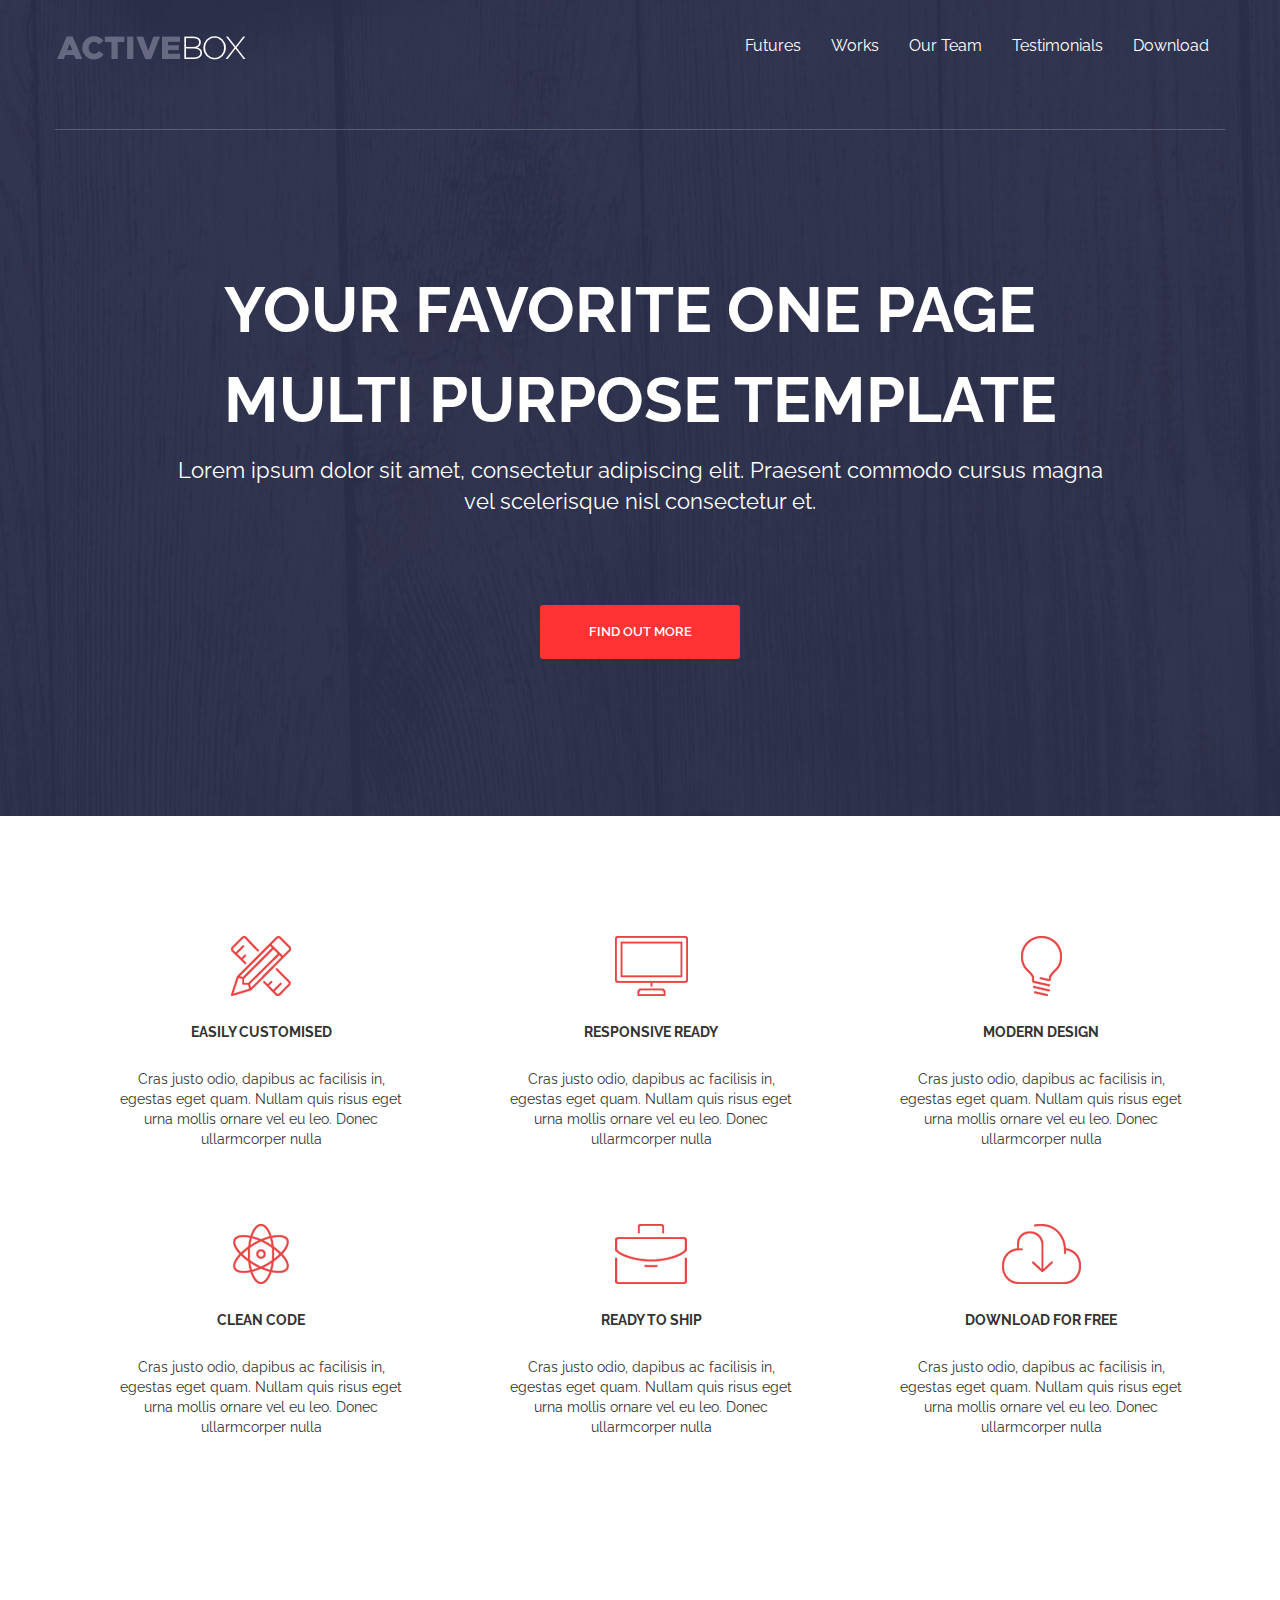
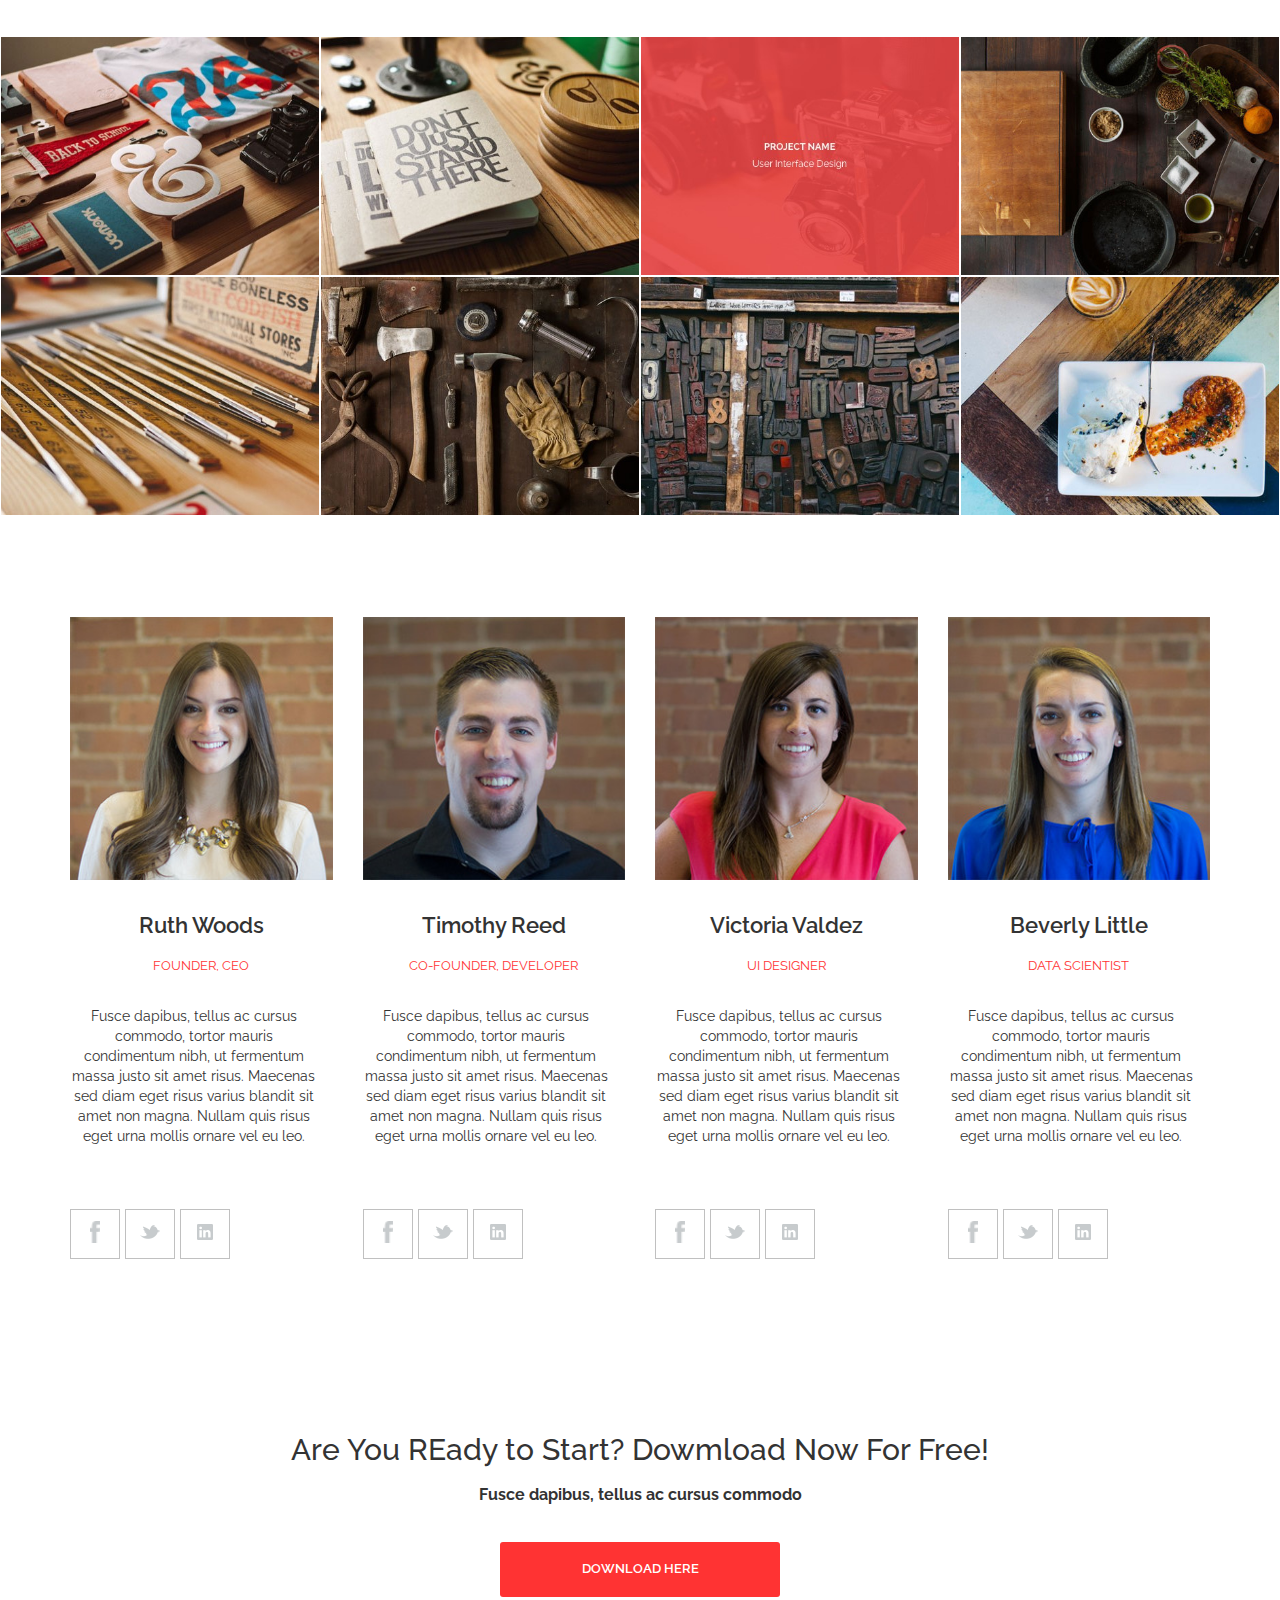
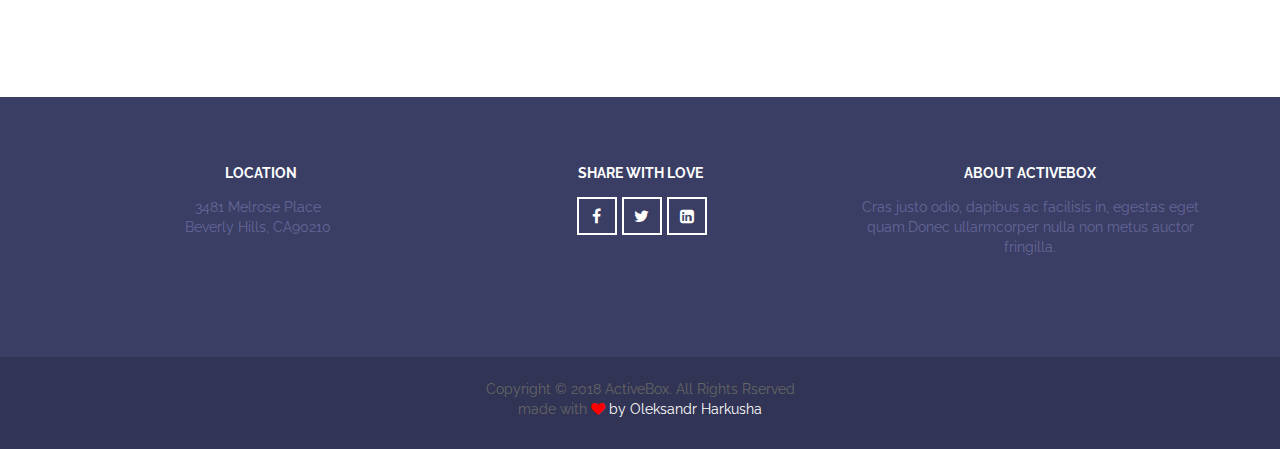
<file: site_portfolio/ActiveBox/index.html>
<!DOCTYPE html>
<html lang="en">
<head>
	<meta charset="UTF-8">
	<meta http-equiv="X-UA-Compatible" content="IE=edge" />
	<meta name="viewport" content="width=device-width, initial-scale=1.0" />

	<!-- Titles -->
	<title>Active Box</title>
	<meta name="keywords" content="#">
    <meta name="description" content="#">

	<!-- Syles -->
	<link rel="stylesheet" href="libs/bootstrap/css/bootstrap.min.css">
	<link rel="stylesheet" href="css/main.css">
	<link rel="stylesheet" href="https://fonts.googleapis.com/css?family=Raleway:400,600,700">
	<link rel="stylesheet" href="libs/font-awesome/css/font-awesome.min.css">
</head>
<body>
	<!-- header -->
	<header>

		<!-- header__top-wrapper -->
		<div class="header__top-wrapper">
			<nav class="navbar" role="navigation">
				<div class="container-fluid">
					<div class="navbar-header">			
						<button type="button" class="navbar-toggle" data-toggle="collapse" data-target=".navbar-collapse">
							<span class="icon-bar"></span>
							<span class="icon-bar"></span>
							<span class="icon-bar"></span>
						</button>
						<a class="navbar-brand" href="#"><img src="img/icons/ActiveBox.png"></a>
					</div>
				
					<div class="navbar-collapse collapse">
						<ul class="nav navbar-nav navbar-right">
							<li class="active"><a href="#">Futures</a></li>
							<li><a href="#">Works</a></li>
							<li><a href="#">Our Team</a></li>
							<li><a href="#">Testimonials</a></li>
							<li><a href="#">Download</a></li>
						</ul>
					</div>
				</div>
			</nav>
		</div>
		<div class="hr"></div>
		<!-- // header__top-wrapper -->
	
		<p class="header__title">Your Favorite One Page<br> Multi Purpose Template</p>
		<p class="header__text">Lorem ipsum dolor sit amet, consectetur adipiscing elit. Praesent commodo cursus magna<br> vel scelerisque nisl consectetur et.</p>
		<button class="btn btn-primary">Find Out More</button>
	</header>
	<!-- // header -->
	
	<!-- section -->
	<section class="section">
		<div class="container">

			<div class="row">
				<div class="col-md-4">
					<!-- benefit -->
					<div class="benefit">
						<div class="benefit__img">
							<img src="img/icons/pen.png">
						</div>
						<div class="benefit__title">Easily Customised</div>
						<div class="benefit__text">
							<p>Cras justo odio, dapibus ac facilisis in, egestas eget quam. Nullam quis risus eget urna mollis ornare vel eu leo. Donec ullarmcorper nulla</p>
						</div>
					</div>
					<!-- // benefit -->
				</div>

				<div class="col-md-4">
					<!-- benefit -->
					<div class="benefit">
						<div class="benefit__img">
							<img src="img/icons/monitor.png">
						</div>
						<div class="benefit__title">Responsive REady</div>
						<div class="benefit__text">
							<p>Cras justo odio, dapibus ac facilisis in, egestas eget quam. Nullam quis risus eget urna mollis ornare vel eu leo. Donec ullarmcorper nulla</p>
						</div>
					</div>
					<!-- // benefit -->
				</div>

				<div class="col-md-4">
					<!-- benefit -->
					<div class="benefit">
						<div class="benefit__img">
							<img src="img/icons/pear.png">
						</div>
						<div class="benefit__title">Modern Design</div>
						<div class="benefit__text">
							<p>Cras justo odio, dapibus ac facilisis in, egestas eget quam. Nullam quis risus eget urna mollis ornare vel eu leo. Donec ullarmcorper nulla</p>
						</div>
					</div>
					<!-- // benefit -->
				</div>

				<div class="col-md-4">
					<!-- benefit -->
					<div class="benefit">
						<div class="benefit__img">
							<img src="img/icons/physic.png">
						</div>
						<div class="benefit__title">Clean Code</div>
						<div class="benefit__text">
							<p>Cras justo odio, dapibus ac facilisis in, egestas eget quam. Nullam quis risus eget urna mollis ornare vel eu leo. Donec ullarmcorper nulla</p>
						</div>
					</div>
					<!-- // benefit -->
				</div>

				<div class="col-md-4">
					<!-- benefit -->
					<div class="benefit">
						<div class="benefit__img">
							<img src="img/icons/bag.png">
						</div>
						<div class="benefit__title">Ready to Ship</div>
						<div class="benefit__text">
							<p>Cras justo odio, dapibus ac facilisis in, egestas eget quam. Nullam quis risus eget urna mollis ornare vel eu leo. Donec ullarmcorper nulla</p>
						</div>
					</div>
					<!-- // benefit -->
				</div>

				<div class="col-md-4">
					<!-- benefit -->
					<div class="benefit">
						<div class="benefit__img">
							<img src="img/icons/cloud.png">
						</div>
						<div class="benefit__title">Download for Free</div>
						<div class="benefit__text">
							<p>Cras justo odio, dapibus ac facilisis in, egestas eget quam. Nullam quis risus eget urna mollis ornare vel eu leo. Donec ullarmcorper nulla</p>
						</div>
					</div>
					<!-- // benefit -->
				</div>
			</div>

		</div>
	</section>
	<!-- // section -->
	
	<!-- section #2 -->
	<section class="section__two">
		<div class="container-fluid">
			<div class="row">

				<div class="col-lg-3 col-md-3 col-sm-6 col-xs-12">
					<div class="benefit-image">
						<img src="img/image/image.jpg">
					</div>
				</div>
				<div class="col-lg-3 col-md-3 col-sm-6 col-xs-12">
					<div class="benefit-image">
						<img src="img/image/image2.jpg">
					</div>
				</div>
				<div class="col-lg-3 col-md-3 col-sm-6 col-xs-12">
					<div class="benefit-image">
						<img src="img/image/image3.jpg">
					</div>
				</div>
				<div class="col-lg-3 col-md-3 col-sm-6 col-xs-12">
					<div class="benefit-image">
						<img src="img/image/image4.jpg">
					</div>
				</div>
				<div class="col-lg-3 col-md-3 col-sm-6 col-xs-12">
					<div class="benefit-image">
						<img src="img/image/image5.jpg">
					</div>
				</div>
				<div class="col-lg-3 col-md-3 col-sm-6 col-xs-12">
					<div class="benefit-image">
						<img src="img/image/image6.jpg">
					</div>
				</div>
				<div class="col-lg-3 col-md-3 col-sm-6 col-xs-12">
					<div class="benefit-image">
						<img src="img/image/image7.jpg">
					</div>
				</div>
				<div class="col-lg-3 col-md-3 col-sm-6 col-xs-12">
					<div class="benefit-image">
						<img src="img/image/image8.jpg">
					</div>
				</div>
			</div>
		</div>
	</section>
	<!-- section #2 -->

	<!-- section #3-->
	<section class="section__three">
		<div class="container">
			<div class="row">

				<div class="col-lg-3 col-md-6 col-xs-12">
					<div class="benefit__social-img">
						<img src="img/avatar/avatar1.jpg">
					</div>
					<div class="benefit__social--name">Ruth Woods</div>
					<div class="benefit__social--position">Founder, CEO</div>
					<div class="benefit__social--text">
						<p>Fusce dapibus, tellus ac cursus commodo, tortor mauris condimentum nibh, ut fermentum massa justo sit amet risus. Maecenas sed diam eget risus varius blandit sit amet non magna. Nullam quis risus eget urna mollis ornare vel eu leo.</p>
					</div>
					<div class="benefit__social--social-icon">
						<div class="benefit__social--social-icon-border">
							<a href="#"><img src="img/icons/facebook.png"></a>
						</div>
						<div class="benefit__social--social-icon-border">
							<a href="#"><img src="img/icons/twitter.png"></a>
						</div>
						<div class="benefit__social--social-icon-border">
							<a href="#"><img src="img/icons/in.png"></a>
						</div>
					</div>
				</div>

				<div class="col-lg-3 col-md-6 col-xs-12">
					<div class="benefit__social-img">
						<img src="img/avatar/avatar2.jpg">
					</div>
					<div class="benefit__social--name">Timothy Reed</div>
					<div class="benefit__social--position">Co-Founder, Developer</div>
					<div class="benefit__social--text">
						<p>Fusce dapibus, tellus ac cursus commodo, tortor mauris condimentum nibh, ut fermentum massa justo sit amet risus. Maecenas sed diam eget risus varius blandit sit amet non magna. Nullam quis risus eget urna mollis ornare vel eu leo.</p>
					</div>
					<div class="benefit__social--social-icon">
						<div class="benefit__social--social-icon-border">
							<a href="#"><img src="img/icons/facebook.png"></a>
						</div>
						<div class="benefit__social--social-icon-border">
							<a href="#"><img src="img/icons/twitter.png"></a>
						</div>
						<div class="benefit__social--social-icon-border">
							<a href="#"><img src="img/icons/in.png"></a>
						</div>
					</div>
				</div>
				<div class="col-lg-3 col-md-6 col-xs-12">
					<div class="benefit__social-img">
						<img src="img/avatar/avatar3.jpg">
					</div>
					<div class="benefit__social--name">Victoria Valdez</div>
					<div class="benefit__social--position">UI Designer</div>
					<div class="benefit__social--text">
						<p>Fusce dapibus, tellus ac cursus commodo, tortor mauris condimentum nibh, ut fermentum massa justo sit amet risus. Maecenas sed diam eget risus varius blandit sit amet non magna. Nullam quis risus eget urna mollis ornare vel eu leo.</p>
					</div>
					<div class="benefit__social--social-icon">
						<div class="benefit__social--social-icon-border">
							<a href="#"><img src="img/icons/facebook.png"></a>
						</div>
						<div class="benefit__social--social-icon-border">
							<a href="#"><img src="img/icons/twitter.png"></a>
						</div>
						<div class="benefit__social--social-icon-border">
							<a href="#"><img src="img/icons/in.png"></a>
						</div>
					</div>
				</div>
				<div class="col-lg-3 col-md-6 col-xs-12">
					<div class="benefit__social-img">
						<img src="img/avatar/avatar4.jpg">
					</div>
					<div class="benefit__social--name">Beverly Little</div>
					<div class="benefit__social--position">Data Scientist</div>
					<div class="benefit__social--text">
						<p>Fusce dapibus, tellus ac cursus commodo, tortor mauris condimentum nibh, ut fermentum massa justo sit amet risus. Maecenas sed diam eget risus varius blandit sit amet non magna. Nullam quis risus eget urna mollis ornare vel eu leo.</p>
					</div>
					<div class="benefit__social--social-icon">
						<div class="benefit__social--social-icon-border">
							<a href="#"><img src="img/icons/facebook.png"></a>
						</div>
						<div class="benefit__social--social-icon-border">
							<a href="#"><img src="img/icons/twitter.png"></a>
						</div>
						<div class="benefit__social--social-icon-border">
							<a href="#"><img src="img/icons/in.png"></a>
						</div>
					</div>
				</div>

			</div>
			<div class="intro__text">
				<h2 class="intro__text-title">Are You REady to Start? Dowmload Now For Free!</h2>
				<p class="intro__text__full">Fusce dapibus, tellus ac cursus commodo</p>
				<div>
					<button class="btn btn-primary into__text-button">Download here</button>
				</div>
			</div>

		</div>
	</section>
	<!-- // section #3-->
	<section class="benefit__footer">
		<div class="container">
			<div class="row">

				<div class="col-md-offset-1 col-md-2">
					<div class="benefit__footer-title">
						<p class="benefit__footer-title--location">location</p>
					</div>
					<div class="benefit__footer-text">
						<p>3481 Melrose Place Beverly Hills, CA90210</p>
					</div>
				</div>
				<div class="col-md-1"></div>
				<div class="col-md-offset-1 col-md-2">
					<div class="benefit__footer-title">
						<p>share with love</p>
					</div>
					<div class="benefit__footer--social-icon icon__center">
						<div class="benefit__footer--social-icon-border">
							<a href="#"><i class="fa fa-facebook" aria-hidden="true"></i></a>
						</div>
						<div class="benefit__footer--social-icon-border">
							<a href="#"><i class="fa fa-twitter" aria-hidden="true"></i></a>
						</div>
						<div class="benefit__footer--social-icon-border">
							<a href="#"><i class="fa fa-linkedin-square" aria-hidden="true"></i></a>
						</div>
					</div>
				</div>
				<div class="col-md-1"></div>

				<div class="col-md-4">
					<div class="benefit__footer-title">
						<p>About ActiveBox</p>
					</div>
					<div class="benefit__footer-text--about">
						<p>Cras justo odio, dapibus ac facilisis in, egestas eget quam.Donec ullarmcorper nulla non metus auctor fringilla.</p>
					</div>
				</div>
			</div>

		</div>
	</section>
	<!-- // section #4 -->
	<footer class="footer">
		<div class="container">
			<div class="footer__title">
				<p>Copyright &copy; 2018 ActiveBox. All Rights Rserved<br>made with <i class="fa fa-heart" aria-hidden="true"></i><span class="footer__author"> by Oleksandr Harkusha</span></p>
			</div>
		</div>
	</footer>
	<script src="libs/jquery/jquery-2.1.4.min.js"></script>
	<script src="libs/bootstrap/js/bootstrap.min.js"></script>
</body>
</html>
</file>
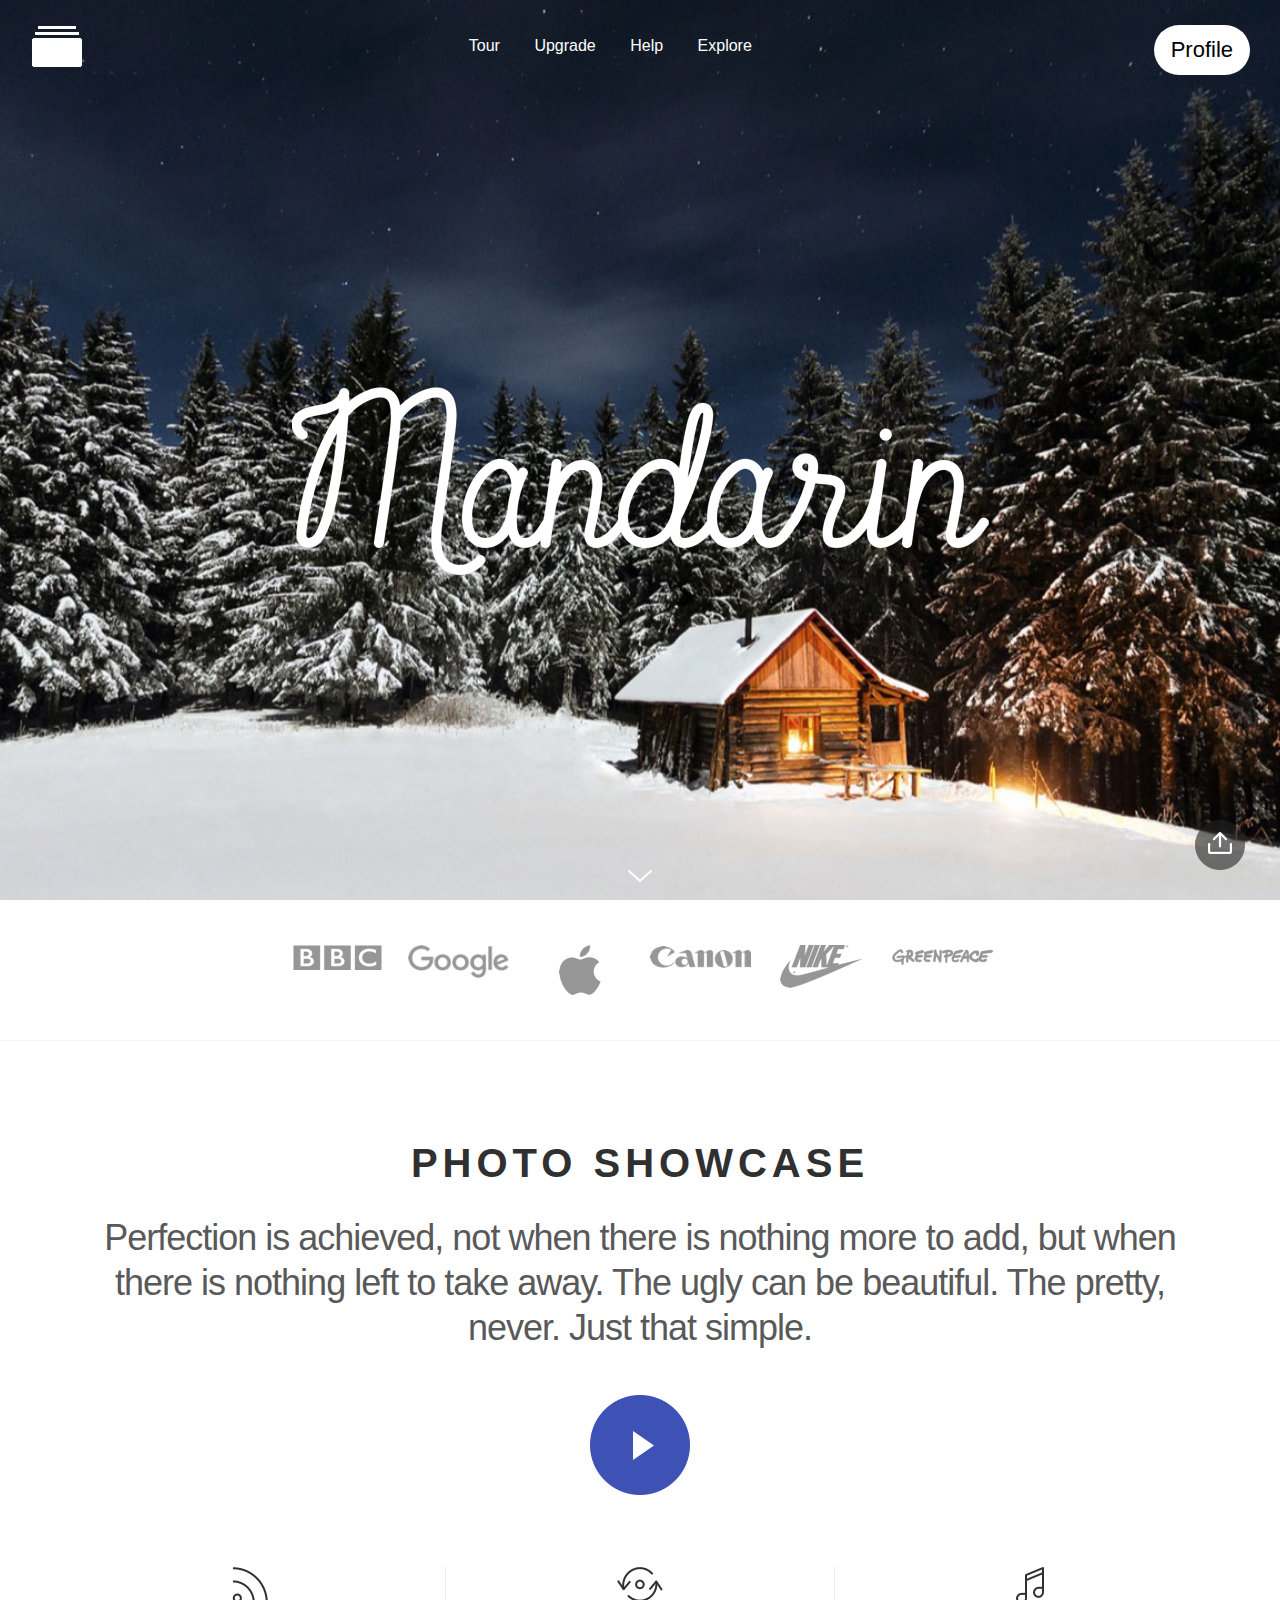
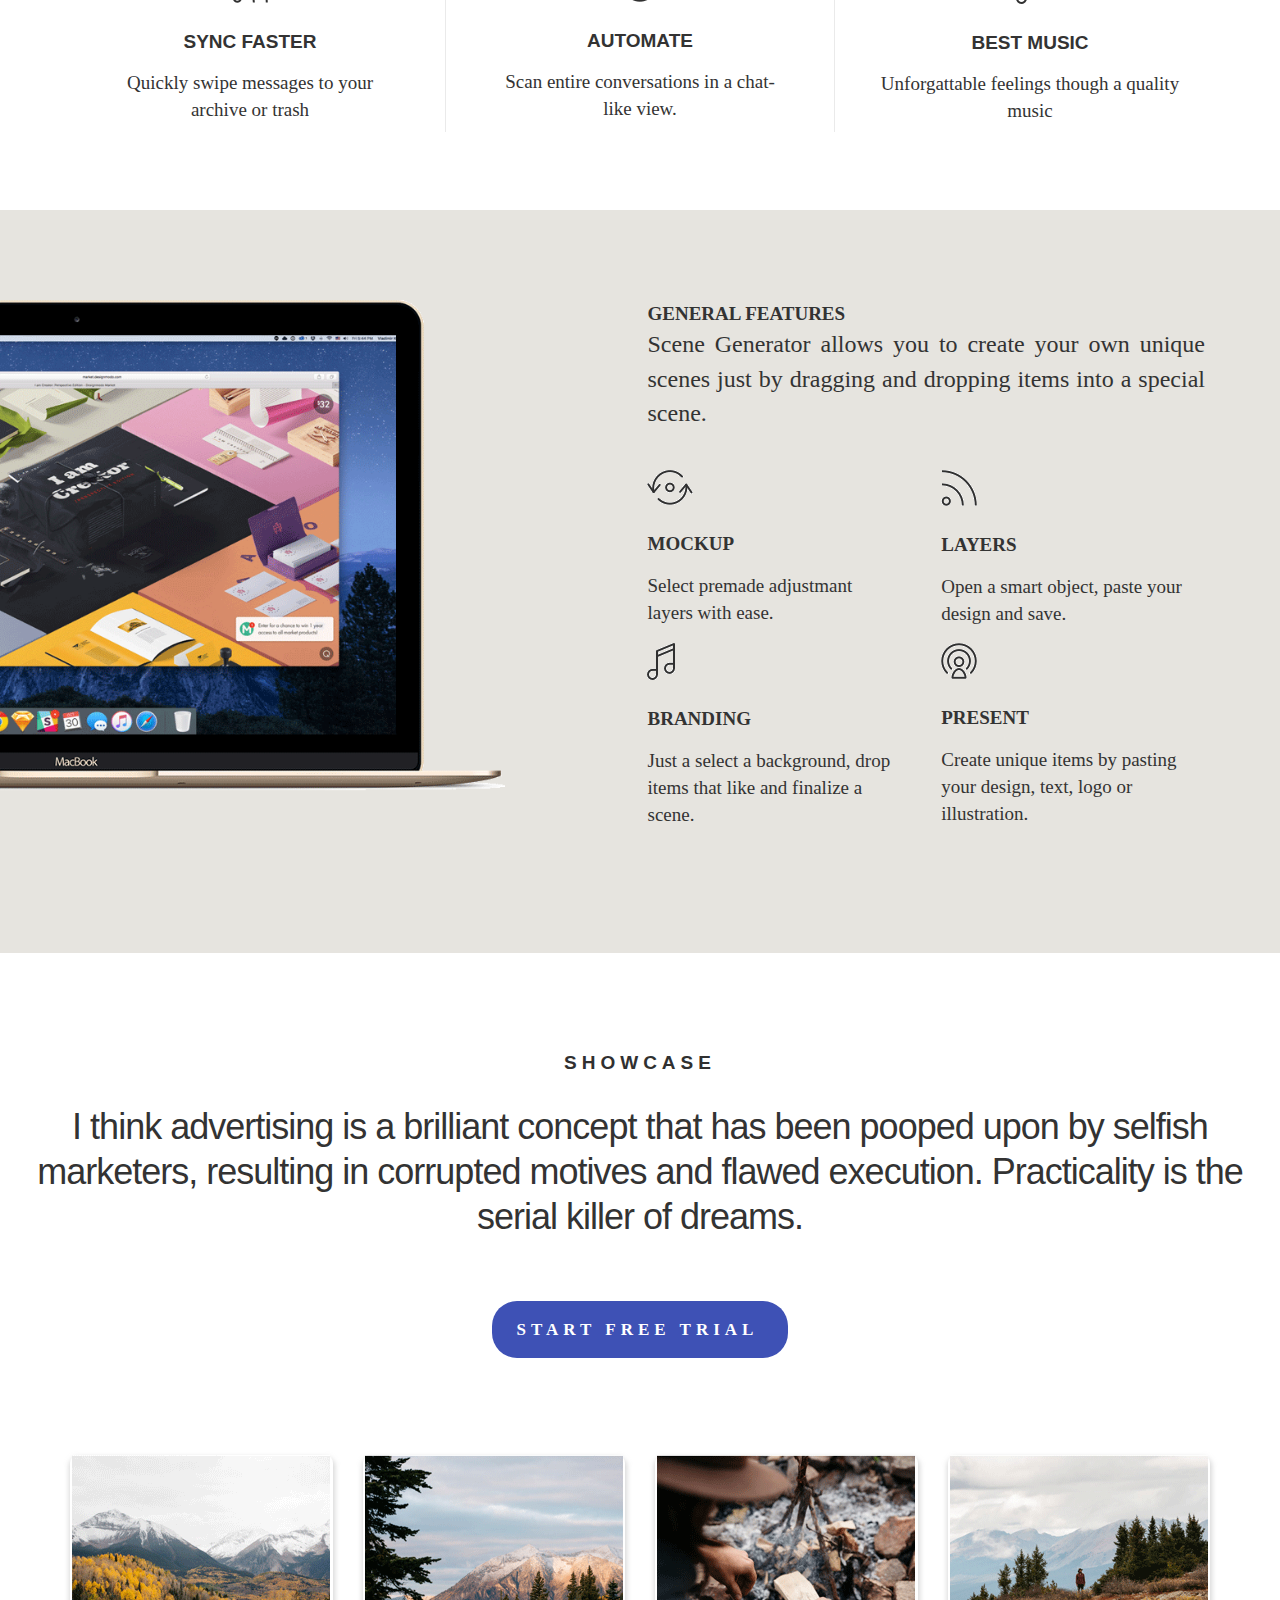
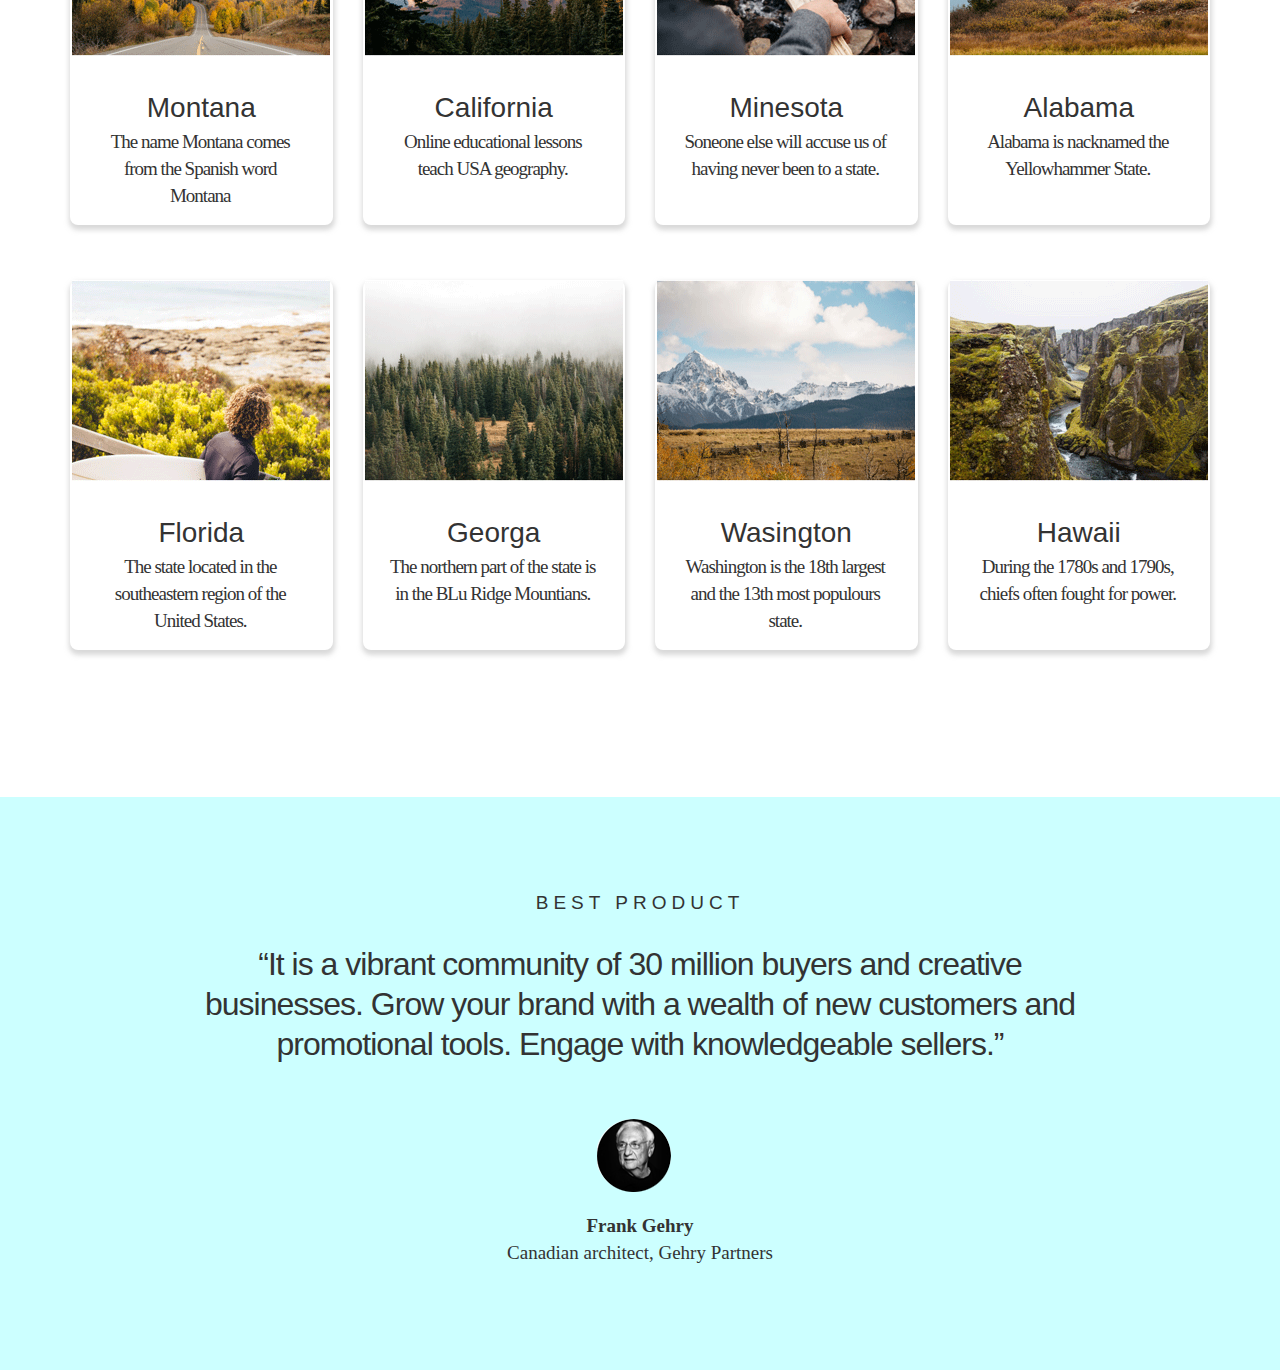
<file: site_portfolio/Mandarin/index.html>
<!DOCTYPE html>
<html>
<head>
	<meta charset="UTF-8">
	<meta http-equiv="X-UA-Compatible" content="IE=edge" />
	<meta name="viewport" content="width=device-width, initial-scale=1.0" />

	<!-- Titles -->
	<title>Mandarin</title>
	<meta name="keywords" content="Ключевые слова...">
    <meta name="description" content="Описание страницы...">

	<!-- Syles -->
	<link rel="stylesheet" href="libs/bootstrap/css/bootstrap.min.css">
	<link rel="stylesheet" href="css/main.css">
	<link href="https://fonts.googleapis. com/css?family=Noto+Serif:400,700|Raleway:400,500,700|Source+Sans+Pro:300,400,700" rel="stylesheet">
	<link rel="stylesheet" href="https://cdnjs.cloudflare.com/ajax/libs/animate.css/3.5.2/animate.min.css">

	<!-- FavIcons -->
	<link rel="shortcut icon" href="img/favicons/favicon-48x48.ico"  type="image/x-icon" />
    <link rel="apple-touch-icon" href="img/favicons/apple-touch-icon.png">
</head>
<body>
	<!-- header -->
	<header class="header">
		
		<!-- header__top-wrapper -->
		<div class="header__top-wrapper">
			<!-- <a href="#" class="header__logo">
				<img src="img/logo/logo.png" alt="logo">
			</a>		 -->
			
			<nav class="navbar" role="navigation">
				<div class="container-fluid">
					<div class="navbar-header">			
						<button type="button" class="navbar-toggle" data-toggle="collapse" data-target=".navbar-collapse">
							<span class="icon-bar"></span>
							<span class="icon-bar"></span>
							<span class="icon-bar"></span>
						</button>
						<a class="navbar-brand" href="#"><img src="img/logo/logo.png"></a>
					</div>
				
					<div class="navbar-collapse collapse text-center">
							<ul class="nav navbar-nav">
								<li><a href="#">Tour</a></li>
								<li><a href="#">Upgrade</a></li>
								<li><a href="#">Help</a></li>
								<li><a href="#">Explore</a></li>
							</ul>
					</div>
				</div>
			</nav>
			<a class="profile-button" href="#">Profile</a>
		</div>
		<!--// header__top-wrapper -->
			
		<img src="img/logo/mandarin.png" alt="">

		<a href="#logo-section" class="arrow_down" rel="m_PageScroll2id"></a>

		<a href="#" class="share-button"></a>

	</header>
	<!--// header -->

	<!-- logo -->
	<section class="logo-wrapper" id = "logo-section">
		<div class="container">
			
				<div class="container-fluid logo-container">
					<div class="row">
						<div class="col-lg-2 col-md-2 col-sm-4 col-xs-6 logo-item">
							<img src="img/logo/BBS.png" alt="Logo" class="logo-img">						
						</div>
						<div class="col-lg-2 col-md-2 col-sm-4 col-xs-6 logo-item">
							<img src="img/logo/google.png" alt="Logo" class="logo-img">				
						</div>
						<div class="col-lg-2 col-md-2 col-sm-4 col-xs-6 logo-item">
							<img src="img/logo/apple.png" alt="Logo" class="logo-img">						
						</div>
						<div class="col-lg-2 col-md-2 col-sm-4 col-xs-6 logo-item">
							<img src="img/logo/canon.png" alt="Logo" class="logo-img">
						</div>
						<div class="col-lg-2 col-md-2 col-sm-4 col-xs-6 logo-item">
							<img src="img/logo/nike.png" alt="Logo" class="logo-img">
						</div>
						<div class="col-lg-2 col-md-2 col-sm-4 col-xs-6 logo-item">
							<img src="img/logo/greenpeace.png" alt="Logo" class="logo-img">
						</div>
					</div>
				</div>		
			

		</div>
	</section>
	<!-- // logo -->

	<!-- section #1 -->
	<section class="section">
		<div class="container text-center">
			
			<h1 class="heading-1">Photo showcase</h1>
			<div class="intro-text">
				<p>Perfection is achieved, not when there is nothing more to add, but when there is nothing left to take away. The ugly can be beautiful. The pretty, never. Just that simple.</p>	
			</div>
			<a class="video-icon" id="open-video-modal"></a>

			<div class="my-modal-wrapper">
				<div class="my-modal animated">
					<p>Lorem ipsum dolor sit amet, consectetur adipisicing elit. Facere, nostrum!</p>
					<p><strong><a href="#" data-my-modal="close">Close</a></strong</p>
				</div>
			</div>

			<div class="row">
				<div class="col-md-4">
					<!-- benefit -->
					<div class="benefit">
						<div class="benefit__img">
							<img src="img/icons/icon-sygnal.png" alt="icon">
						</div>
						<div class="benefit__title">Sync Faster</div>
						<div class="benefit__text">
							<p>Quickly swipe messages to your archive or trash</p>
						</div>		
					</div>
					<!-- // benefit -->	
				</div>

				<div class="col-md-4 benefit-lines">
					<!-- benefit -->
					<div class="benefit">
						<div class="benefit__img">
							<img src="img/icons/icon-sync.png" alt="icon">
						</div>
						<div class="benefit__title">Automate</div>
						<div class="benefit__text">
							<p>Scan entire conversations in a chat-like view.</p>
						</div>		
					</div>
					<!-- // benefit -->	
				</div>

				<div class="col-md-4">
					<!-- benefit -->
					<div class="benefit">
						<div class="benefit__img">
							<img src="img/icons/icon-music.png" alt="icon">
						</div>
						<div class="benefit__title">Best Music</div>
						<div class="benefit__text">
							<p>Unforgattable feelings though a quality music</p>
						</div>		
					</div>
					<!-- // benefit -->	
				</div>
				<div class="col-md-4"></div>
				<div class="col-md-4"></div>
			</div>
		</div>

	</section>
	<!-- // section #1 -->


	<!-- section #2 -->
	<section class="section__two">
		<div class="container-fluid container__color">
			<!-- big row__mac -->
			<div class="row">
				<div class="col-md-5 macbook">
					<div>
						<img src="img/images/macbook.jpg" ">
					</div>
				</div>

				<div class="col-md-offset-1 col-md-6">
					<!-- big row__mac -->
					<div class="text-right">
						<div class="title__mac">GENERAL FEATURES</div>
						<p class="mac__text">Scene Generator allows you to create your own unique scenes just by dragging and dropping items into a special scene.</p>
						<!-- small row__benefits -->

						<div class="row">
							<div class="col-md-6 col-sm-6">
								<!-- benefit -->
								<div class="benefit-mac">
									<div class="benefit-img__mac">
										<img src="img/icons/icon-sync.png" alt="icon">
									</div>
									<div class="benefit-titile__mac">Mockup</div>
									<div class="benefit-text__mac">Select premade adjustmant layers with ease.</div>	
								</div>
								<!-- // benefit -->
							</div>

							<div class="col-md-6 col-sm-6">
								<!-- benefit -->
								<div class="benefit-mac">
									<div class="benefit-img__mac">
										<img src="img/icons/icon-sygnal.png" alt="icon">
									</div>
									<div class="benefit-titile__mac">Layers</div>
									<div class="benefit-text__mac">Open a smart object, paste your design and save.</div>	
								</div>
								<!-- // benefit -->
							</div>

							<div class="col-md-6 col-sm-6">
								<!-- benefit -->
								<div class="benefit-mac">
									<div class="benefit-img__mac">
										<img src="img/icons/icon-music.png" alt="icon">
									</div>
									<div class="benefit-titile__mac">Branding</div>
									<div class="benefit-text__mac">Just a select a background, drop items that like and finalize a scene.</div>	
								</div>
								<!-- // benefit -->
							</div>

							<div class="col-md-6 col-sm-6">
								<div class="benefit-mac">
									<!-- benefit -->
									<div class="benefit-img__mac">
										<img src="img/icons/icon-connect.png" alt="icon">
									</div>
									<div class="benefit-titile__mac">Present</div>
									<div class="benefit-text__mac">Create unique items by pasting your design, text, logo or illustration.</div>	
								</div>
								<!-- // benefit -->
							</div>
						</div>
						<!-- // small row__benefits -->
					</div>
				</div>
			</div>
			<!-- // big row__mac -->
		</div>
		
		<h1 class="heading-2 text-center">showcase</h1>
			<div class="intro-text-2 text-center">
				<p>I think advertising is a brilliant concept that has been pooped upon by selfish marketers, resulting in corrupted motives and flawed execution. Practicality is the serial killer of dreams.</p>	
				<a class="start-free-trial-button" href="#">Start free trial</a>
			</div>
	</section>
	<!-- // section #2 -->

	<!-- section #3 -->
	<section class="section_three">
		<div class="container text-center">

			<div class="row">
				<div class="col-md-3 ">
					<!-- benefit-image -->
					<div class="benefit-image">
						<div class="benefit-image__img">
							<img src="img/images/image-1.jpg" alt="image">
						</div>
						<div class="benefit-image__title">Montana</div>
						<div class="benefit-image__text">
							<p>The name Montana comes from the Spanish word Montana</p>
						</div>		
					</div>
					<!-- // benefit-image -->	
				</div>

				<div class="col-md-3 ">
					<!-- benefit-image -->
					<div class="benefit-image">
						<div class="benefit-image__img">
							<img src="img/images/image-2.jpg" alt="image">
						</div>
						<div class="benefit-image__title">California</div>
						<div class="benefit-image__text">
							<p>Online educational lessons teach USA geography.</p>
						</div>		
					</div>
					<!-- // benefit-image -->	
				</div>

				<div class="col-md-3 ">
					<!-- benefit-image -->
					<div class="benefit-image">
						<div class="benefit-image__img">
							<img src="img/images/image-3.jpg" alt="image">
						</div>
						<div class="benefit-image__title">Minesota</div>
						<div class="benefit-image__text">
							<p>Soneone else will accuse us of having never been to a state.</p>
						</div>		
					</div>
					<!-- // benefit-image -->	
				</div>

				<div class="col-md-3 ">
					<!-- benefit-image -->
					<div class="benefit-image">
						<div class="benefit-image__img">
							<img src="img/images/image-4.jpg" alt="image">
						</div>
						<div class="benefit-image__title">Alabama</div>
						<div class="benefit-image__text">
							<p>Alabama is nacknamed the Yellowhammer State.</p>
						</div>		
					</div>
					<!-- // benefit-image -->	
				</div>

				<div class="col-md-3 ">
					<!-- benefit-image -->
					<div class="benefit-image">
						<div class="benefit-image__img">
							<img src="img/images/image-5.jpg" alt="image">
						</div>
						<div class="benefit-image__title">Florida</div>
						<div class="benefit-image__text">
							<p>The state located in the southeastern region of the United States.</p>
						</div>		
					</div>
					<!-- // benefit-image -->	
				</div>

				<div class="col-md-3 ">
					<!-- benefit-image -->
					<div class="benefit-image">
						<div class="benefit-image__img">
							<img src="img/images/image-6.jpg" alt="image">
						</div>
						<div class="benefit-image__title">Georga</div>
						<div class="benefit-image__text">
							<p>The northern part of the state is in the BLu Ridge Mountians.</p>
						</div>		
					</div>
					<!-- // benefit-image -->	
				</div>

				<div class="col-md-3 ">
					<!-- benefit-image -->
					<div class="benefit-image">
						<div class="benefit-image__img">
							<img src="img/images/image-7.png" alt="image">
						</div>
						<div class="benefit-image__title">Wasington</div>
						<div class="benefit-image__text">
							<p>Washington is the 18th largest and the 13th most populours state.</p>
						</div>		
					</div>
					<!-- // benefit-image -->	
				</div>

				<div class="col-md-3 ">
					<!-- benefit-image -->
					<div class="benefit-image">
						<div class="benefit-image__img">
							<img src="img/images/image-8.jpg" alt="image">
						</div>
						<div class="benefit-image__title">Hawaii</div>
						<div class="benefit-image__text">
							<p>During the 1780s and 1790s, chiefs often fought for power.</p>
						</div>		
					</div>
					<!-- // benefit-image -->	
				</div>


			</div>
		</div>
	</section>
	<!-- // section #3 -->

<!-- section #4 -->
	<footer class="section_four">
		<div class="container text-center">
			
			<h1 class="heading-3">Best product</h1>
			<div class="intro-text-3">
				<p>“It is a vibrant community of 30 million buyers and creative businesses. Grow your brand with a wealth of new customers and promotional tools. Engage with knowledgeable sellers.”</p>	
			</div>
			
			<div class="row">
				<div class="container text-center">
				<div class="col-md-offset-4 col-md-4">
					<div class="benefit-footer">
						<div class="row">
							<div class="col-lg-offset-4 col-lg-1 col-md-offset-4 col-md-1 col-sm-offset-5 col-sm-1 col-xs-offset-5 col-xs-1">
								<div class="benefit-footer__img">
									<img src="img/images/avatar.png" alt="image">
								</div>
							</div>
						</div>
						<div class="benefit-footer__title">Frank Gehry</div>
						<div class="benefit-footer__text">
							<p>Canadian architect, Gehry Partners</p>
						</div>		
					</div>
				</div>
				</div>
			</div>

		</div>

	</footer>
	<!-- // section #4 -->

	<script src = "libs/jquery/jquery-2.1.4.min.js"></script>
	<script src = "libs/bootstrap/js/bootstrap.min.js"></script>
	<script src = "libs/pagescroll2id/jquery.malihu.PageScroll2id.js"></script>
	<script src = "js/main.js"></script>
</body>
</html>
</file>
<file: site_portfolio/ActiveBox/css/main.css>
html,
body {
  height: 100%;
  min-width: 320px;
}
html {
  font-size: 10px;
  line-height: 1.4;
}
body {
  font-size: 1.6rem;
  /* 10px * 1.6 = 16px */
  font-family: 'Raleway', sans-serif;
  font-weight: 400;
}
* {
  box-sizing: border-box;
}
.section {
  padding-top: 120px;
}
.section__two {
  padding-top: 124px;
  padding-bottom: 101px;
}
.raleway {
  font-family: 'Raleway', sans-serif;
  font-weight: 400;
}
.raleway-semi-bold {
  font-family: 'Raleway', sans-serif;
  font-weight: 600;
}
.raleway-bold {
  font-family: 'Raleway', sans-serif;
  font-weight: 700;
}
a {
  color: #fff;
  -webkit-transition: 0.2s ease-out;
  -moz-transition: 0.2s ease-out;
  -ms-transition: 0.2s ease-out;
  -o-transition: 0.2s ease-out;
  transition: 0.2s ease-out;
}
/*==========  Desktop First Method  ==========*/
/* Large Devices, Wide Screens - adaptive styles bofore 1200px */
@media only screen and (min-width: 1170px) {
  .header__top-wrapper {
    max-width: 1170px;
  }
  .hr {
    max-width: 1170px;
  }
}
@media only screen and (max-width: 1170px) {
  .hr {
    width: 100%;
  }
}
/* Medium Devices, Desktops - adaptive styles bofore 992px */
@media only screen and (min-width: 992px) {
  .benefit__footer-title--location {
    padding-left: 22px;
  }
}
/* Small Devices, Tablets - adaptive styles bofore 768px */
@media only screen and (max-width: 768px) {
  .header__title {
    text-align: center;
    font-size: 30px;
    margin-top: 50px;
  }
  .header__text {
    font-size: 12px;
  }
}
/* Extra Small Devices, Phones - adaptive styles bofore 480px */
/* Custom, iPhone Retina - adaptive styles bofore 320px */
/*
 * Box-sizing-model
 */
*,
*:before,
*:after {
  -moz-box-sizing: border-box;
  -webkit-box-sizing: border-box;
  box-sizing: border-box;
}
/*
 * Responsive images
*/
img {
  max-width: 100%;
  height: auto;
}
/*
 * Cursor change on hover on Buttons
*/
input[type="submit"] {
  cursor: pointer;
}
/*
 * A better looking default horizontal rule
 */
hr {
  display: block;
  height: 1px;
  border: 0;
  border-top: 1px solid #ccc;
  margin: 1em 0;
  padding: 0;
}
/*
 * Allow only vertical resizing of textareas.
 */
textarea {
  resize: vertical;
}
/*
 * Clearfix: contain floats
 *
 * For modern browsers
 * 1. The space content is one way to avoid an Opera bug when the
 *    `contenteditable` attribute is included anywhere else in the document.
 *    Otherwise it causes space to appear at the top and bottom of elements
 *    that receive the `clearfix` class.
 * 2. The use of `table` rather than `block` is only necessary if using
 *    `:before` to contain the top-margins of child elements.
 */
.clearfix:before,
.clearfix:after {
  content: " ";
  /* 1 */
  display: table;
  /* 2 */
}
.clearfix:after {
  clear: both;
}
.clear {
  clear: both;
  height: 0;
  width: 0;
  visibility: hidden;
}
/* ==========================================================================
   Browser Upgrade Prompt
   ========================================================================== */
.browserupgrade {
  margin: 0.2em 0;
  background: #ccc;
  color: #000;
  padding: 0.2em 0;
}
header {
  background-color: #777;
  background-image: url(../img/bg/bg.jpg);
  -webkit-background-size: cover;
  -o-background-size: cover;
  background-size: cover;
  background-position: center;
  min-height: 400px;
  display: flex;
  align-items: center;
  justify-content: space-between;
  flex-direction: column;
  color: #fff;
}
.header__top-wrapper {
  display: flex;
  flex-direction: row;
  justify-content: space-between;
  align-items: center;
  width: 100%;
  height: auto;
}
.header__logo {
  padding-top: 26px;
  padding-left: 1px;
  padding-right: 11px;
}
.hr {
  position: relative;
  width: 100%;
  display: block;
  border-top: 1px solid silver;
  margin-top: 37px;
  height: 0.1px;
  opacity: 0.3;
}
.header__title {
  font-size: 63px;
  text-transform: uppercase;
  font-weight: 700;
  margin-top: 135px;
}
.header__text {
  font-size: 22px;
  font-family: 'Raleway', sans-serif;
  font-weight: 400;
  text-align: center;
}
.btn {
  display: flex;
  flex-direction: column;
  justify-content: center;
  align-items: center;
  width: 200px;
  padding-top: 18px;
  padding-bottom: 18px;
  height: auto;
  margin-top: 77px;
  margin-bottom: 157px;
  border: none;
  text-transform: uppercase;
  font-size: 13px;
  font-family: 'Raleway', sans-serif;
  font-weight: 600;
  -webkit-border-radius: 3px;
  border-radius: 3px;
}
.btn-primary {
  background-color: #ff3333;
}
.navbar-toggle {
  border-color: #fff;
  background-color: transaprent;
  margin-top: 23px;
}
.navbar-toggle .icon-bar {
  border: 1px solid #fff;
}
.collapse {
  padding-top: 20px;
}
.navbar-collapse {
  padding-right: 0;
}
.navbar {
  width: 100%;
  height: auto;
}
.navbar-brand {
  padding: 35px 1px;
}
.navigation {
  width: 620px;
  height: 13px;
  margin-left: 390px;
}
.navigation__list {
  list-style-type: none;
  display: flex;
  padding: 33px 0 0;
}
.navigation__list-element {
  color: #FFF;
  padding-right: 15px;
  padding-left: 35px;
  font-size: 13px;
  text-transform: uppercase;
}
.navigation__list-element a {
  color: #FFF;
  text-decoration: none;
}
.navigation__list-element a a:hover {
  text-decoration: underline;
}
.benefit {
  padding-left: 48px;
  padding-right: 26px;
  text-align: center;
  height: auto;
}
.benefit__img {
  margin-bottom: 26px;
}
.benefit__title {
  font-size: 14px;
  font-family: 'Raleway', sans-serif;
  font-weight: 700;
  text-transform: uppercase;
}
.benefit__text {
  margin-top: 27px;
  margin-bottom: 75px;
  font-size: 14px;
  font-family: 'Raleway', sans-serif;
  font-weight: 400;
}
.col-md-3 {
  padding: 1px;
}
.col-xs-12 {
  text-align: center;
}
.benefit__image {
  width: 100%;
  height: 100%;
}
.col-md-6 {
  padding-bottom: 15px;
}
.benefit__social-img {
  padding-bottom: 30px;
}
.benefit__social--name {
  font-size: 22px;
  font-family: 'Raleway', sans-serif;
  font-weight: 600;
  padding-bottom: 16px;
}
.benefit__social--position {
  font-size: 13px;
  font-family: 'Raleway', sans-serif;
  font-weight: 400;
  padding-bottom: 30px;
  text-transform: uppercase;
  color: #ff3333;
}
.benefit__social--text {
  font-size: 14px;
  font-family: 'Raleway', sans-serif;
  font-weight: 400;
  padding-right: 15px;
  padding-bottom: 53px;
}
.benefit__social--social-icon {
  position: relative;
  display: inline-block;
  float: left;
  width: 100%;
  height: auto;
}
.benefit__social--social-icon-border {
  float: left;
  margin-right: 5px;
  width: 50px;
  height: 50px;
  padding: 0;
  border: 1px solid silver;
  text-align: center;
  padding-top: 11px;
}
.intro__text {
  display: flex;
  align-items: center;
  justify-content: space-between;
  flex-direction: column;
  width: 100%;
  text-align: center;
}
.intro__text-title {
  padding-top: 139px;
  padding-bottom: 8px;
}
.intro__text__full {
  font-family: 'Raleway', sans-serif;
  font-weight: 700;
}
.into__text-button {
  width: 280px;
  margin-top: 26px;
  margin-bottom: 100px;
}
.benefit__footer {
  height: auto;
  background-color: #3a3e64;
  padding-bottom: 90px;
}
.benefit__footer-title {
  color: #fff;
  padding-top: 66px;
  padding-bottom: 4px;
  text-transform: uppercase;
  font-family: 'Raleway', sans-serif;
  font-weight: 700;
  font-size: 14px;
  text-align: center;
}
.benefit__footer-title--location {
  text-align: center;
}
.benefit__footer-text {
  color: #666699;
  text-align: center;
  font-family: 'Raleway', sans-serif;
  font-weight: 400;
  font-size: 14px;
  padding-left: 16px;
}
.benefit__footer--social-icon {
  position: relative;
  display: inline-block;
  float: left;
  width: 100%;
  height: auto;
}
.benefit__footer--social-icon-border {
  float: left;
  margin-right: 5px;
  width: 40px;
  height: 38px;
  padding: 0;
  border: 1px solid silver;
  text-align: center;
  padding-top: 7px;
  border: 2px solid #fff;
}
.icon__center {
  padding-left: 8px;
  display: flex;
  flex-direction: row;
  justify-content: center;
}
.fa {
  color: #fff;
}
.benefit__footer-text--about {
  font-size: 14px;
  text-align: center;
  color: #666699;
}
footer {
  width: 100%;
  background-color: #313454;
}
.footer__title {
  padding-top: 22px;
  padding-bottom: 20px;
  color: #666666;
  text-align: center;
  font-family: 'Raleway', sans-serif;
  font-weight: 400;
  font-size: 14px;
}
.footer__author {
  font-size: 14px;
  color: #fff;
}
.fa-heart {
  color: red;
}
</file>
<file: site_portfolio/Mandarin/css/main.css>
/*
 * Box-sizing-model
 */
*,
*:before,
*:after {
  -moz-box-sizing: border-box;
  -webkit-box-sizing: border-box;
  box-sizing: border-box;
}
/*
 * Responsive images
*/
img {
  max-width: 100%;
  height: auto;
}
/*
 * Cursor change on hover on Buttons
*/
input[type="submit"] {
  cursor: pointer;
}
/*
 * A better looking default horizontal rule
 */
hr {
  display: block;
  height: 1px;
  border: 0;
  border-top: 1px solid #ccc;
  margin: 1em 0;
  padding: 0;
}
/*
 * Allow only vertical resizing of textareas.
 */
textarea {
  resize: vertical;
}
/*
 * Clearfix: contain floats
 *
 * For modern browsers
 * 1. The space content is one way to avoid an Opera bug when the
 *    `contenteditable` attribute is included anywhere else in the document.
 *    Otherwise it causes space to appear at the top and bottom of elements
 *    that receive the `clearfix` class.
 * 2. The use of `table` rather than `block` is only necessary if using
 *    `:before` to contain the top-margins of child elements.
 */
.clearfix:before,
.clearfix:after {
  content: " ";
  /* 1 */
  display: table;
  /* 2 */
}
.clearfix:after {
  clear: both;
}
.clear {
  clear: both;
  height: 0;
  width: 0;
  visibility: hidden;
}
/* ==========================================================================
   Browser Upgrade Prompt
   ========================================================================== */
.browserupgrade {
  margin: 0.2em 0;
  background: #ccc;
  color: #000;
  padding: 0.2em 0;
}
html,
body {
  height: 100%;
  min-width: 320px;
}
html {
  font-size: 10px;
  line-height: 1.4;
}
body {
  font-size: 1.6rem;
  /* 10px * 1.6 = 16px */
  font-family: 'Raleway', sans-serif;
  font-weight: 400;
}
* {
  box-sizing: border-box;
}
.serif {
  font-family: 'Noto Serif', serif;
  font-weight: 400;
}
.serif-bold {
  font-family: 'Noto Serif', serif;
  font-weight: 700;
}
.section {
  padding-top: 100px;
  padding-bottom: 75px;
}
.section_three {
  margin-bottom: 92px;
}
.section_four {
  background-color: #ccffff;
  padding-top: 96px;
  padding-bottom: 94px;
}
.heading-1 {
  font-size: 40px;
  font-weight: 700;
  color: #303030;
  margin: 0 0 30px;
  text-transform: uppercase;
  letter-spacing: 5px;
}
.heading-2 {
  font-size: 19px;
  font-weight: 700;
  color: #303030;
  margin: 0 0 30px;
  text-transform: uppercase;
  letter-spacing: 5px;
  padding-top: 100px;
}
.heading-3 {
  font-size: 19px;
  font-weight: 400;
  color: #333333;
  font-family: 'Raleway Bold', sans-serif;
  margin: 0 0 30px;
  text-transform: uppercase;
  letter-spacing: 5px;
}
.intro-text {
  margin-bottom: 45px;
  font-size: 36px;
  letter-spacing: -1px;
  font-family: 'Source Sans Pro', sans-serif;
  font-weight: 300;
  color: #595959;
}
.intro-text p {
  line-height: 1.25;
}
.intro-text-2 {
  margin-bottom: 97px;
  font-size: 36px;
  letter-spacing: -1px;
  font-family: 'Source Sans Pro', sans-serif;
  font-weight: 300;
  color: #333333;
  margin-right: 30px;
  margin-left: 30px;
}
.intro-text-2 p {
  line-height: 1.25;
}
.intro-text-3 {
  padding-left: 117px;
  padding-right: 117px;
  padding-bottom: 45px;
  font-size: 32px;
  letter-spacing: -1px;
  font-family: 'Source Sans Pro', sans-serif;
  font-weight: 300;
  color: #333333;
}
.intro-text-3 p {
  line-height: 1.25;
}
.video-icon {
  display: inline-block;
  margin-bottom: 65px;
  background-image: url(../img/icons/icon-play.png);
  background-repeat: no-repeat;
  background-position: center;
  width: 100px;
  height: 100px;
  cursor: pointer;
}
.video-icon:hover {
  opacity: 0.8;
}
a {
  color: #fff;
  -webkit-transition: 0.2s ease-out;
  -moz-transition: 0.2s ease-out;
  -ms-transition: 0.2s ease-out;
  -o-transition: 0.2s ease-out;
  transition: 0.2s ease-out;
}
/*==========  Desktop First Method  ==========*/
/* Large Devices, Wide Screens - adaptive styles bofore 1200px */
/* Medium Devices, Desktops - adaptive styles bofore 992px */
/* Small Devices, Tablets - adaptive styles bofore 768px */
/* Extra Small Devices, Phones - adaptive styles bofore 480px */
/* Custom, iPhone Retina - adaptive styles bofore 320px */
.benefit {
  padding-left: 30px;
  padding-right: 30px;
}
.benefit__img {
  margin-bottom: 25px;
}
.benefit__title {
  margin-bottom: 15px;
  font-weight: 700;
  font-size: 19px;
  text-transform: uppercase;
}
.benefit__text {
  font-family: 'Noto Serif', serif;
  font-weight: 400;
  font-size: 19px;
  line-height: 1.4;
}
.benefit-lines {
  border-left: 1px solid #eaeaea;
  border-right: 1px solid #eaeaea;
}
.my-modal-wrapper {
  display: none;
  background-color: rgba(60, 80, 180, 0.42);
  width: 100%;
  height: 100%;
  -webkit-align-items: center;
  align-items: center;
  -webkit-justify-content: center;
  justify-content: center;
  position: fixed;
  top: 0;
  bottom: 0;
  left: 0;
  right: 0;
  z-index: 99;
}
.my-modal-wrapper--open {
  display: flex;
}
.my-modal {
  z-index: 100;
  background-color: #fff;
  max-width: 800px;
  padding: 35px;
  -webkit-box-shadow: 0px 5px 35px rgba(60, 80, 180, 0.42);
  box-shadow: 0px 5px 35px rgba(60, 80, 180, 0.42);
}
.header {
  background-color: #777;
  background-image: url(../img/bg/bg-header.jpg);
  -webkit-background-size: cover;
  -o-background-size: cover;
  background-size: cover;
  background-position: center;
  height: 100vh;
  display: flex;
  align-items: center;
  justify-content: space-between;
  flex-direction: column;
}
.header__top-wrapper {
  display: flex;
  flex-direction: row;
  justify-content: space-between;
  width: 100%;
  padding-left: 30px;
  padding-right: 30px;
}
.header__logo {
  padding-top: 30px;
}
.profile-button {
  -webkit-border-radius: 25px;
  border-radius: 25px;
  background-color: #FFF;
  padding: 14px 17px 20px;
  height: 50px;
  font-weight: 500;
  font-size: 22px;
  line-height: 1;
  color: #000;
  margin-top: 25px;
}
.profile-button:hover,
.profile-button:focus,
.profile-button:active {
  background-color: #3E51B5;
  color: #fff;
  text-decoration: none;
}
.a {
  -webkit-transition: 0.2s ease-out;
  -moz-transition: 0.2s ease-out;
  -ms-transition: 0.2s ease-out;
  -o-transition: 0.2s ease-out;
  transition: 0.2s ease-out;
}
.arrow_down {
  background-image: url(../img/icons/arrow.png);
  background-repeat: no-repeat;
  background-position: center;
  width: 24px;
  height: 12px;
  margin-bottom: 18px;
}
.share-button {
  background-image: url(../img/icons/share.png);
  background-repeat: no-repeat;
  background-position: center;
  width: 50px;
  height: 50px;
  margin-right: 35px;
  margin-bottom: 30px;
  position: absolute;
  right: 0;
  bottom: 0;
}
.navbar-toggle {
  border-color: #fff;
  background-color: transaprent;
  margin-top: 23px;
}
.navbar-toggle .icon-bar {
  border: 1px solid #fff;
}
.collapse {
  padding-top: 20px;
}
.navbar-collapse {
  padding-right: 0;
}
.navbar {
  width: 100%;
  height: auto;
}
.navbar-brand {
  padding: 25px 1px;
}
.navbar-nav {
  float: none;
  text-align: center;
}
.navbar-nav li {
  float: none;
  display: inline-block;
}
.navigator {
  /*background-color: #78909C;*/
  width: 600px;
  height: 40px;
  padding-top: 20px;
}
.navigation__list {
  list-style-type: none;
  display: flex;
  margin: 0;
  padding: 40px 0 0;
}
.navigation__list-element {
  /*border: 1px solid yellow;*/
  color: #fff;
  margin-right: 22px;
  margin-left: 22px;
  font-size: 22px;
}
.navigation__list-element a {
  color: #fff;
  text-decoration: none;
}
.navigation__list-element a:hover {
  text-decoration: underline;
}
.logo-wrapper {
  padding-top: 35px;
  padding-bottom: 35px;
  border-bottom: 1px solid #f4f4f4;
}
.logo-container {
  display: flex;
  align-items: center;
  justify-content: space-between;
}
.logo-img {
  opacity: 0.5;
}
.col-md-3 {
  padding-bottom: 30px;
}
.logo-item {
  text-align: center;
  padding: 10px;
}
/*-----------------------

	section-mac

---------------------------*/
.container__color {
  background-color: #e6e4df;
  display: flex;
  padding-left: 0;
  height: 100%;
  padding-top: 90px;
  padding-bottom: 110px;
}
.macbook {
  margin-left: 0;
}
.macbook img {
  width: 100%;
  height: auto;
}
.text-right {
  width: 100%;
  padding-right: 60px;
}
.title__mac {
  font-family: 'Relawey Bold', serif;
  font-weight: 700;
  text-align: justify;
  font-size: 19px;
  text-transform: uppercase;
}
.mac__text {
  font-family: 'Noto Serif', serif;
  font-weight: 400;
  text-align: justify;
  font-size: 24px;
  margin-bottom: 40px;
}
/*-----------------------

	section-mac__benefit

---------------------------*/
.benefit-mac {
  padding-right: 15px;
}
.benefit-img__mac {
  margin-bottom: 25px;
  text-align: left;
}
.benefit-titile__mac {
  font-family: 'Relawey Bold', serif;
  font-weight: 700;
  font-size: 19px;
  text-transform: uppercase;
  text-align: left;
  margin-bottom: 15px;
}
.benefit-text__mac {
  font-family: 'Noto Serif', serif;
  font-weight: 400;
  font-size: 19px;
  text-align: left;
  margin-bottom: 15px;
}
.text__center-item {
  text-align: center;
}
/*-----------------------

	start-free-trial__button

---------------------------*/
.start-free-trial-button {
  position: relative;
  display: inline-block;
  -webkit-border-radius: 25px;
  border-radius: 25px;
  background-color: #3E51B5;
  margin-top: 52px;
  padding: 20px 30px 20px 25px;
  font-size: 17px;
  line-height: 1;
  color: #fff;
  text-transform: uppercase;
  letter-spacing: 5px;
  font-family: 'Relawey Bold', serif;
  font-weight: 700;
}
.start-free-trial-button:hover,
.start-free-trial-button:focus,
.start-free-trial-button:active {
  border: 2px solid #3E51B5;
  background-color: #fff;
  color: #3E51B5;
  text-decoration: none;
}
/*-------------------

	section-image

--------------------*/
.benefit-image {
  max-height: 370px;
  width: 100%;
  margin-bottom: 25px;
  -webkit-border-radius: 8px;
  border-radius: 8px;
  font-family: 'Raleway', sans-serif;
  font-weight: 400;
  box-shadow: 0.02em 0.2em 0.3em 1px rgba(180, 180, 180, 0.5);
}
.benefit-image__title {
  width: 100%;
  height: 100%;
  padding-top: 32px;
  font-size: 28px;
}
.benefit-image__text {
  padding-left: 26px;
  padding-right: 28px;
  padding-bottom: 34px;
  font-family: 'Noto Serif', serif;
  font-weight: 400;
  font-size: 19px;
  letter-spacing: -1px;
}
/*-----------------------

	section-footer

---------------------------*/
.benefit-footer {
  width: 100%;
  height: auto;
}
.benefit-footer__img {
  width: 84px;
  height: 100%;
  -webkit-border-radius: 50px;
  border-radius: 50px;
  padding-bottom: 19px;
}
.benefit-footer__title {
  font-size: 19px;
  font-family: 'Noto Serif', serif;
  font-weight: 700;
}
.benefit-footer__text {
  font-size: 19px;
  font-family: 'Noto Serif', serif;
  font-weight: 400;
}
</file>
